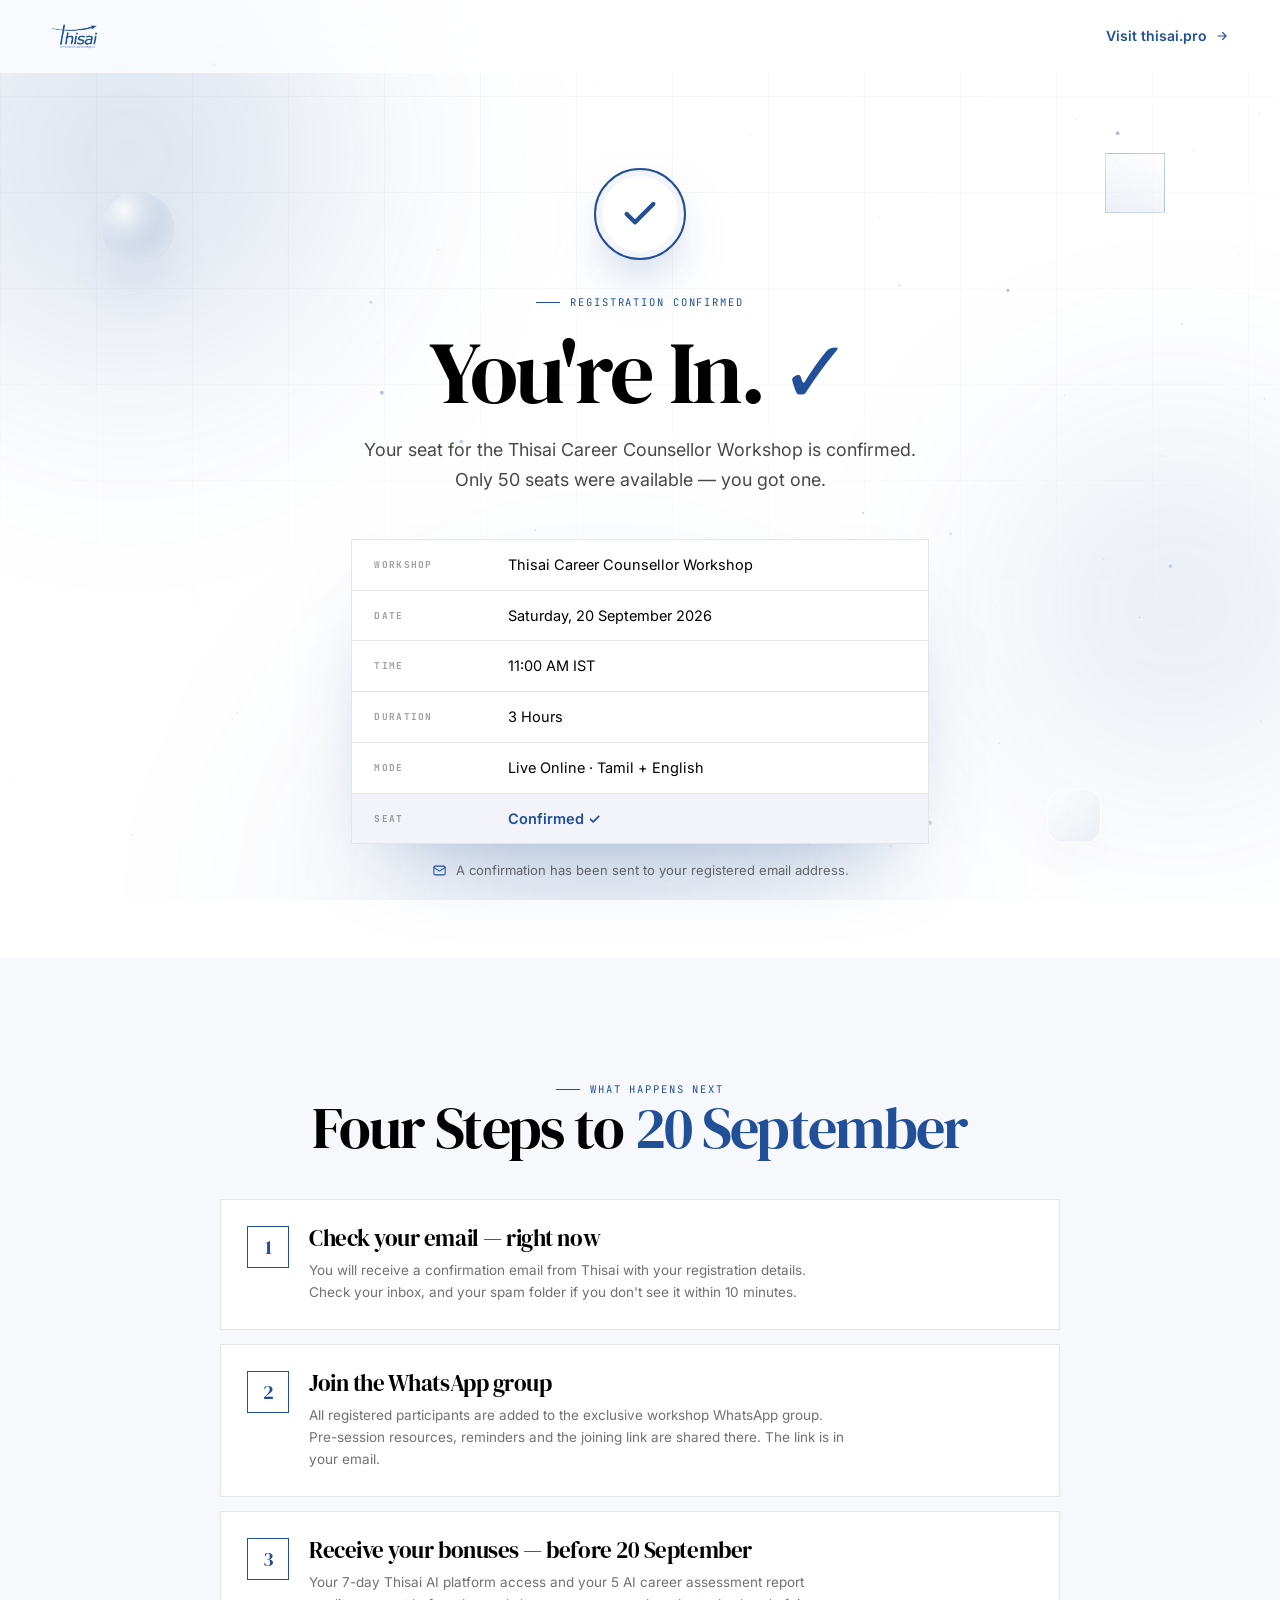
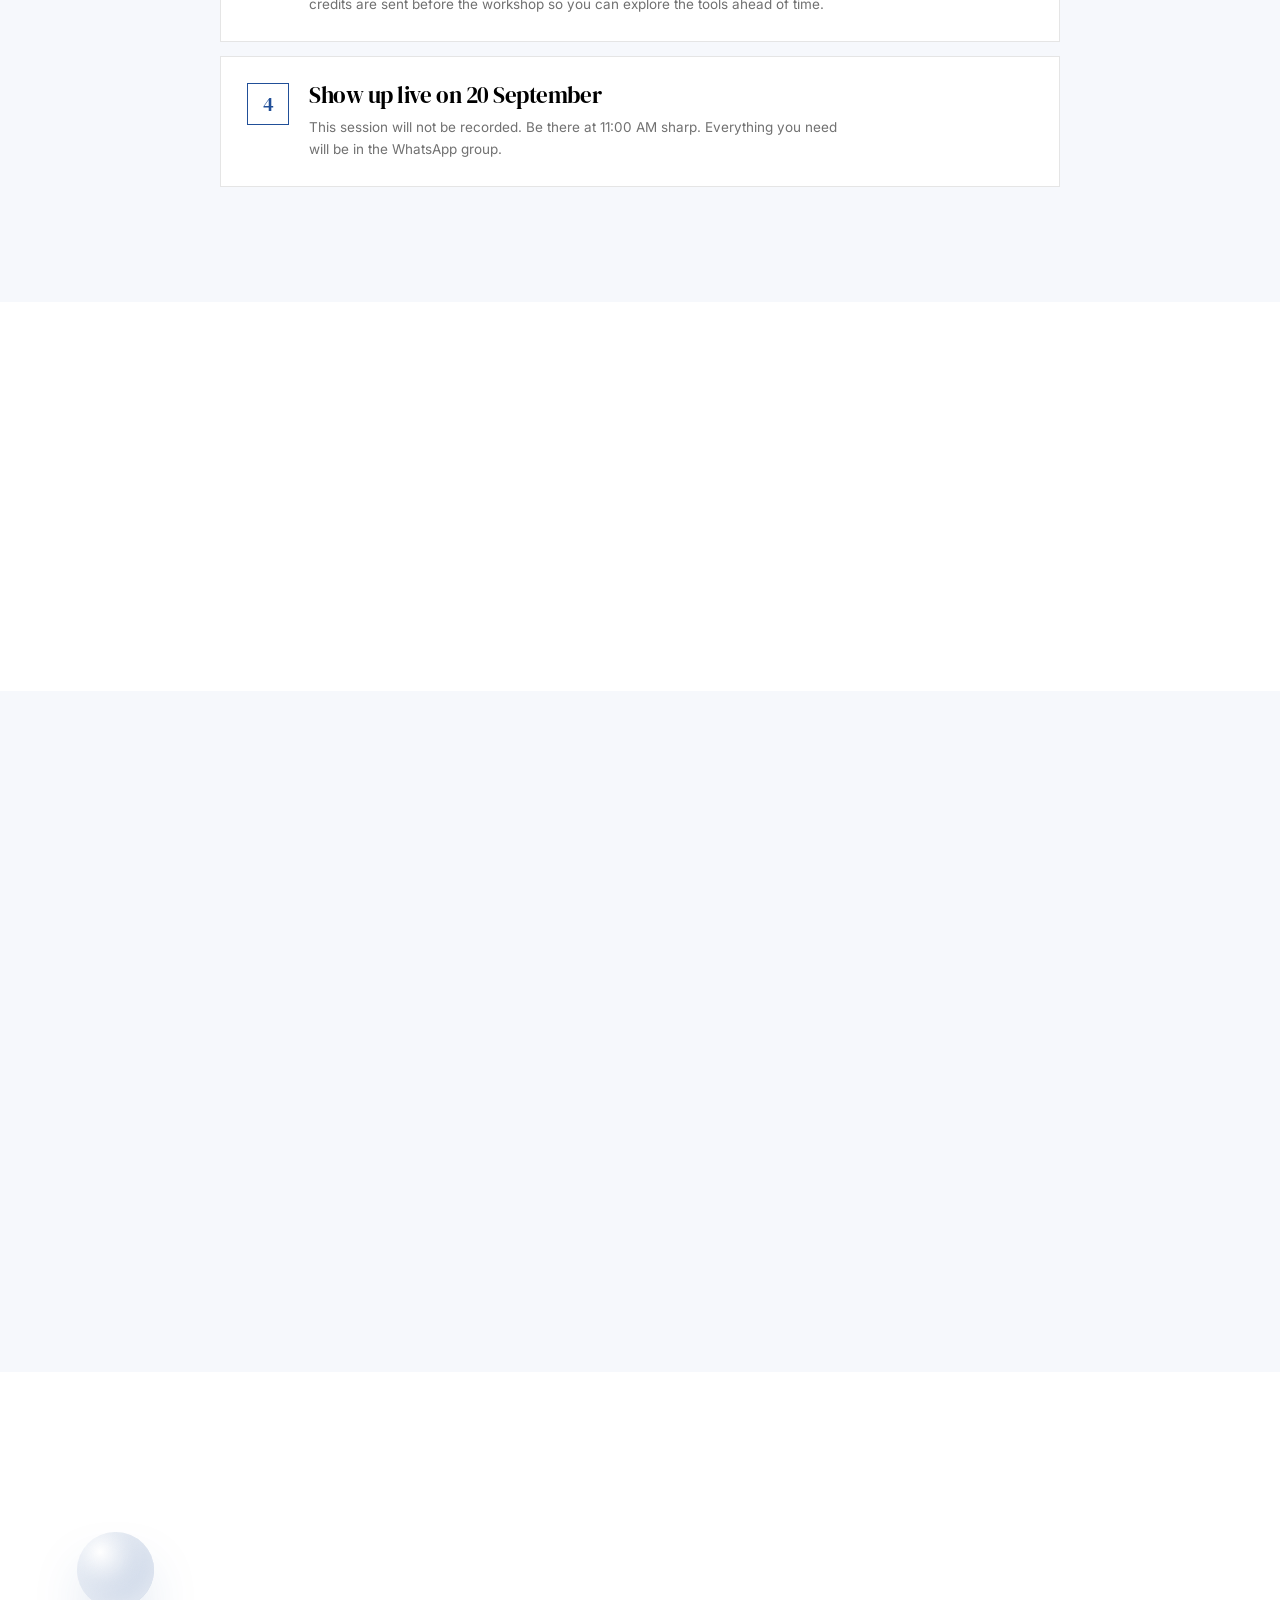
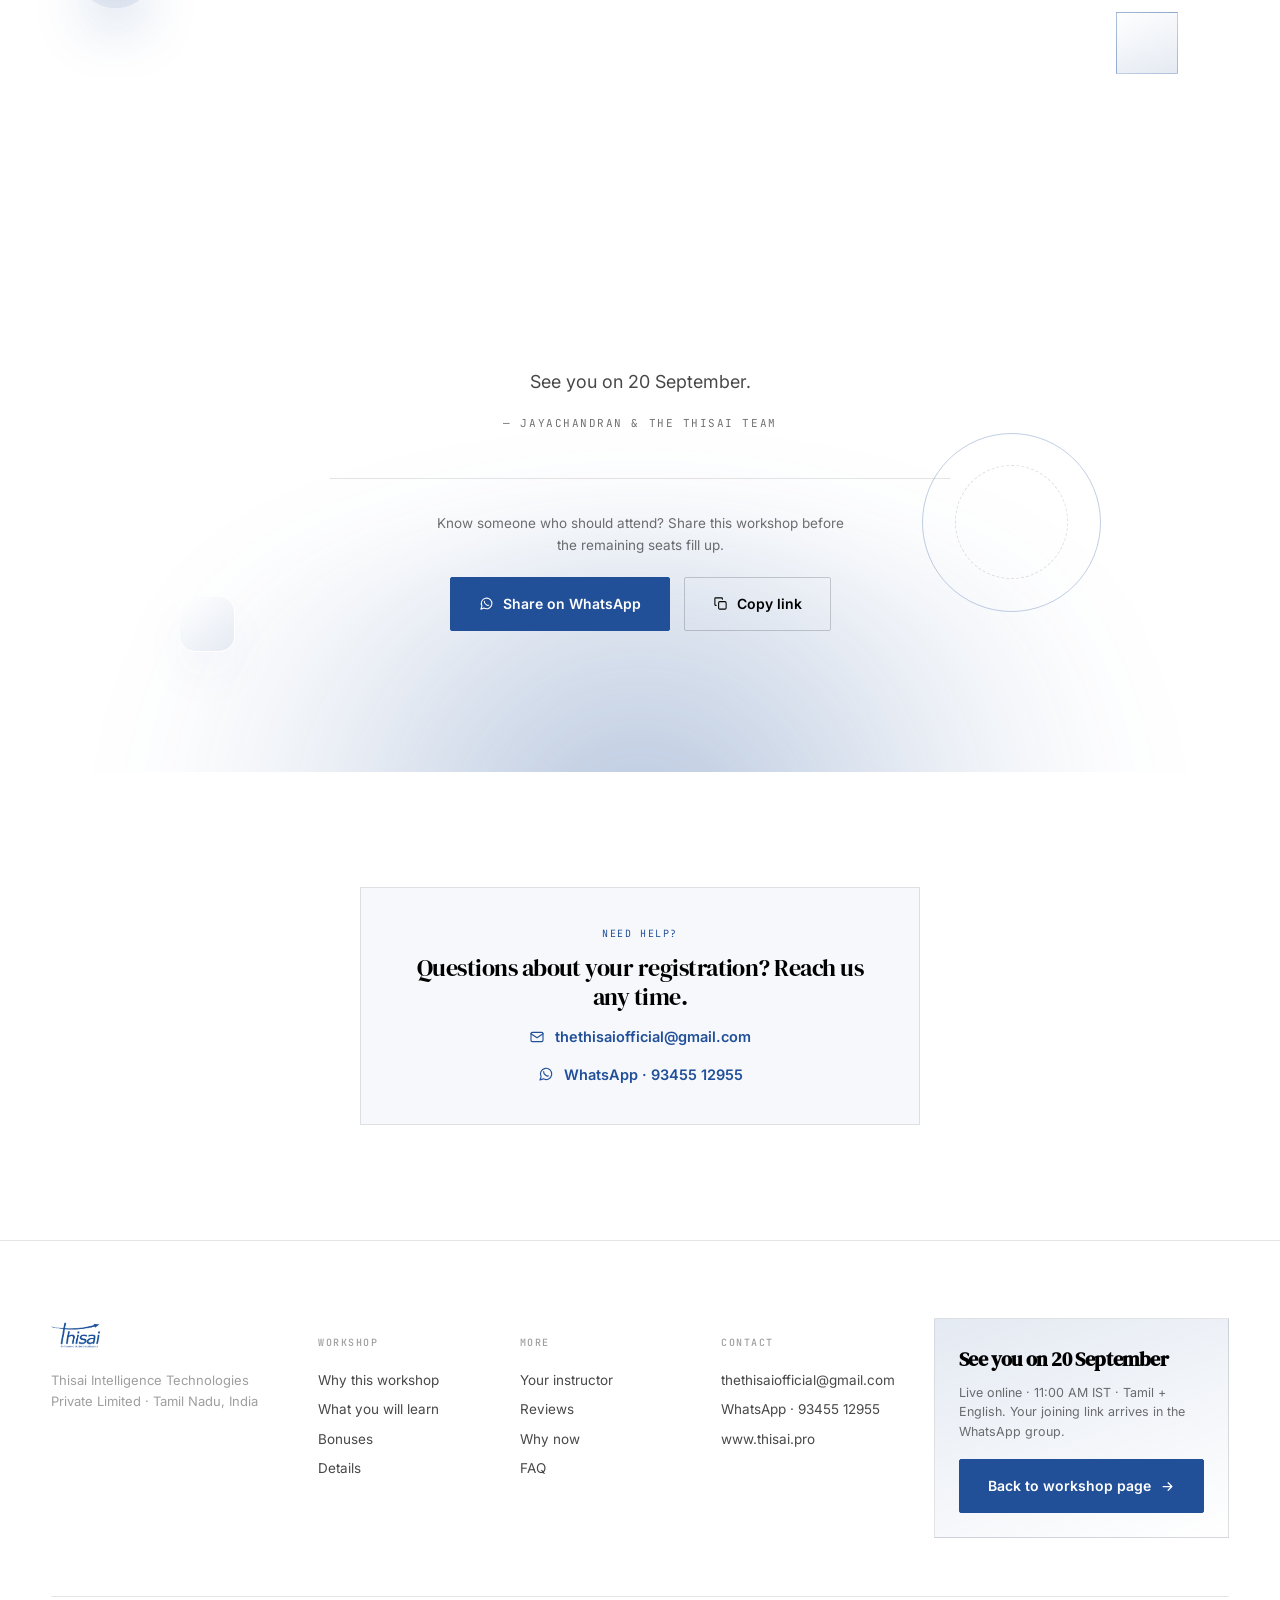
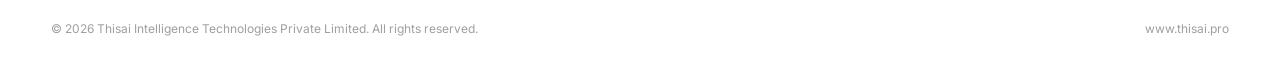
<file: thank-you.html>
<!DOCTYPE html>
<html lang="en">
<head>
<meta charset="utf-8">
<meta name="viewport" content="width=device-width,initial-scale=1">
<title>You're In · Thisai Career Counsellor Workshop</title>
<meta name="description" content="Your seat for the Thisai Career Counsellor Workshop on 20 September 2026 is confirmed.">
<meta name="robots" content="noindex">
<link rel="preconnect" href="https://fonts.googleapis.com">
<link rel="preconnect" href="https://fonts.gstatic.com" crossorigin>
<link rel="stylesheet" href="https://fonts.googleapis.com/css2?family=DM+Serif+Display&family=Inter:wght@300;400;500;600;700&family=JetBrains+Mono:wght@400;500&display=swap">
<link rel="stylesheet" href="ai-counselor.css">
<link rel="stylesheet" href="thank-you.css">
</head>
<body>
<svg width="0" height="0" style="position:absolute" aria-hidden="true"><defs>
<symbol id="k-arr" viewBox="0 0 24 24" fill="none" stroke="currentColor" stroke-width="2" stroke-linecap="round" stroke-linejoin="round"><path d="M5 12h14M13 6l6 6-6 6"></path></symbol>
<symbol id="k-check" viewBox="0 0 24 24" fill="none" stroke="currentColor" stroke-width="2.6" stroke-linecap="round" stroke-linejoin="round"><path d="M20 6L9 17l-5-5"></path></symbol>
<symbol id="k-star" viewBox="0 0 24 24" fill="currentColor"><path d="M12 3l2.6 5.8 6.4.7-4.8 4.3 1.3 6.2L12 17l-5.5 3 1.3-6.2L3 9.5l6.4-.7L12 3z"></path></symbol>
<symbol id="k-cal" viewBox="0 0 24 24" fill="none" stroke="currentColor" stroke-width="1.7" stroke-linecap="round" stroke-linejoin="round"><rect x="3" y="4.5" width="18" height="16" rx="2"></rect><path d="M3 9h18M8 2.5v4M16 2.5v4"></path></symbol>
<symbol id="k-wa" viewBox="0 0 24 24" fill="none" stroke="currentColor" stroke-width="1.7" stroke-linecap="round" stroke-linejoin="round"><path d="M3 21l1.7-5A8.5 8.5 0 1 1 8 19.3L3 21z"></path><path d="M8.5 8.5c-.3 2 1.2 4 3 5.3 1.6 1.2 3.5 1.3 4 .9"></path></symbol>
<symbol id="k-copy" viewBox="0 0 24 24" fill="none" stroke="currentColor" stroke-width="1.7" stroke-linecap="round" stroke-linejoin="round"><rect x="9" y="9" width="12" height="12" rx="2"></rect><path d="M5 15H4a1 1 0 0 1-1-1V4a1 1 0 0 1 1-1h10a1 1 0 0 1 1 1v1"></path></symbol>
<symbol id="k-mail" viewBox="0 0 24 24" fill="none" stroke="currentColor" stroke-width="1.7" stroke-linecap="round" stroke-linejoin="round"><rect x="3" y="5" width="18" height="14" rx="2"></rect><path d="M3 7l9 6 9-6"></path></symbol>
</defs></svg>

<div class="env" aria-hidden="true">
<canvas id="dust"></canvas>
<span class="liq l1"></span><span class="liq l2"></span><span class="liq l3"></span>
<span class="grid-f"></span>
</div>
<div class="cursor" id="cur" aria-hidden="true"></div>

<header class="nav" id="nav">
<div class="wrap nav-in">
<a class="lg" href="index.html"><img src="assets/thisai-logo.png" alt="Thisai"></a>
<a class="tlink" href="https://www.thisai.pro" style="margin-left:auto" target="_blank" rel="noopener">Visit thisai.pro <svg><use href="#k-arr"></use></svg></a>
</div>
</header>

<main>
<!-- CONFIRMED -->
<section class="ty" id="top">
<span class="obj o-orb ty-o1" aria-hidden="true"></span>
<span class="obj cube ty-o2" aria-hidden="true"><i class="fc"></i><i class="fc"></i><i class="fc"></i><i class="fc"></i><i class="fc"></i><i class="fc"></i></span>
<span class="obj o-glass ty-o3" aria-hidden="true"></span>
<div class="wrap ty-in">
<div class="tick rv"><svg><use href="#k-check"></use></svg></div>
<span class="kick rv d1"><i></i>Registration confirmed</span>
<h1 class="dl rv d1">You're In. <em>✓</em></h1>
<p class="lede rv d2">Your seat for the Thisai Career Counsellor Workshop is confirmed. Only 50 seats were available — you got one.</p>

<div class="conf rv d3">
<div class="cr"><b>Workshop</b><span>Thisai Career Counsellor Workshop</span></div>
<div class="cr"><b>Date</b><span>Saturday, 20 September 2026</span></div>
<div class="cr"><b>Time</b><span>11:00 AM IST</span></div>
<div class="cr"><b>Duration</b><span>3 Hours</span></div>
<div class="cr"><b>Mode</b><span>Live Online · Tamil + English</span></div>
<div class="cr hot"><b>Seat</b><span>Confirmed ✓</span></div>
</div>
<p class="conf-note rv d3"><svg class="mi" aria-hidden="true"><use href="#k-mail"></use></svg>A confirmation has been sent to your registered email address.</p>
</div>
</section>

<!-- WHAT HAPPENS NEXT -->
<section class="ch alt" id="next">
<span class="scan"></span>
<div class="wrap">
<div class="head mid"><span class="kick rv"><i></i>What happens next</span><h2 class="dl rv d1">Four Steps to <em>20 September</em></h2></div>
<div class="steps">
<div class="step rv"><span class="sn">1</span><div><h3>Check your email — right now</h3><p>You will receive a confirmation email from Thisai with your registration details. Check your inbox, and your spam folder if you don't see it within 10 minutes.</p></div></div>
<div class="step rv d1"><span class="sn">2</span><div><h3>Join the WhatsApp group</h3><p>All registered participants are added to the exclusive workshop WhatsApp group. Pre-session resources, reminders and the joining link are shared there. The link is in your email.</p></div></div>
<div class="step rv d2"><span class="sn">3</span><div><h3>Receive your bonuses — before 20 September</h3><p>Your 7-day Thisai AI platform access and your 5 AI career assessment report credits are sent before the workshop so you can explore the tools ahead of time.</p></div></div>
<div class="step rv d3"><span class="sn">4</span><div><h3>Show up live on 20 September</h3><p>This session will not be recorded. Be there at 11:00 AM sharp. Everything you need will be in the WhatsApp group.</p></div></div>
</div>
</div>
</section>

<!-- SAVE THE DATE -->
<section class="ch" id="save">
<span class="scan"></span>
<div class="wrap">
<div class="head mid"><span class="kick rv"><i></i>Save the date</span></div>
<div class="sd rv d1">
<div class="sd-d"><svg aria-hidden="true"><use href="#k-cal"></use></svg>Saturday, 20 September 2026 · 11:00 AM IST</div>
<div class="btns">
<a class="btn btn-p mag" id="gcal" href="#" target="_blank" rel="noopener"><span>Add to Google Calendar <svg><use href="#k-arr"></use></svg></span></a>
<a class="btn mag" id="ics" href="#"><span>Add to Calendar (.ics)</span></a>
</div>
</div>
</div>
</section>

<!-- UNLOCKED -->
<section class="ch alt" id="unlocked">
<span class="scan"></span>
<div class="wrap">
<div class="head mid"><span class="kick rv"><i></i>What you have unlocked</span><h2 class="dl rv d1">Everything Included <em>With Your Seat</em></h2></div>
<div class="unl rv d1">
<div><svg><use href="#k-check"></use></svg><b>Live 3-hour workshop</b> with Jayachandran, Co-Founder, Thisai</div>
<div><svg><use href="#k-check"></use></svg><b>Thisai AI Platform</b> — 7-day full access<span>₹12,000 value</span></div>
<div><svg><use href="#k-check"></use></svg><b>5 AI Career Assessment Reports</b><span>₹7,500 value</span></div>
<div><svg><use href="#k-check"></use></svg><b>Thisai Certificate of Participation</b> — after the workshop</div>
<div><svg><use href="#k-check"></use></svg><b>Exclusive workshop WhatsApp group</b></div>
</div>
</div>
</section>

<!-- REINFORCE -->
<section class="fin" id="reinforce">
<span class="obj o-orb o1" aria-hidden="true"></span>
<span class="obj cube o2" aria-hidden="true"><i class="fc"></i><i class="fc"></i><i class="fc"></i><i class="fc"></i><i class="fc"></i><i class="fc"></i></span>
<span class="obj o-glass o3" aria-hidden="true"></span>
<span class="obj o-ring o4" aria-hidden="true"></span>
<div class="wrap fin-in">
<h2 class="dl rv">Tamil Nadu has over 47,000 schools and colleges — and almost no trained career counsellors. <em>You just took the first step toward changing that.</em></h2>
<p class="lede rv d2">See you on 20 September.</p>
<p class="ty-sig rv d3">— Jayachandran &amp; the Thisai Team</p>

<div class="share rv d3">
<div class="share-k">Know someone who should attend? Share this workshop before the remaining seats fill up.</div>
<div class="btns">
<a class="btn btn-p mag" id="waShare" href="#" target="_blank" rel="noopener"><span><svg><use href="#k-wa"></use></svg> Share on WhatsApp</span></a>
<button class="btn mag" id="copyBtn" type="button"><span><svg><use href="#k-copy"></use></svg> <span class="lbl">Copy link</span></span></button>
</div>
</div>
</div>
</section>

<!-- NEED HELP -->
<section class="ch" id="help">
<div class="wrap">
<div class="help rv">
<div class="help-k">Need help?</div>
<p class="help-h">Questions about your registration? Reach us any time.</p>
<div class="hrow"><svg aria-hidden="true"><use href="#k-mail"></use></svg><a href="mailto:thethisaiofficial@gmail.com">thethisaiofficial@gmail.com</a></div>
<div class="hrow"><svg aria-hidden="true"><use href="#k-wa"></use></svg><a href="https://wa.me/919345512955" target="_blank" rel="noopener">WhatsApp · 93455 12955</a></div>
</div>
</div>
</section>
</main>

<footer class="ft">
<div class="wrap">
<div class="ft-g">
<div class="ft-b">
<img src="assets/thisai-logo.png" alt="Thisai">
<p>Thisai Intelligence Technologies Private Limited · Tamil Nadu, India</p>
</div>
<div class="ft-c"><h5>Workshop</h5><a href="index.html#ch01">Why this workshop</a><a href="index.html#ch02">What you will learn</a><a href="index.html#ch05">Bonuses</a><a href="index.html#ch07">Details</a></div>
<div class="ft-c"><h5>More</h5><a href="index.html#ch04">Your instructor</a><a href="index.html#trust">Reviews</a><a href="index.html#ch06">Why now</a><a href="index.html#ch08">FAQ</a></div>
<div class="ft-c"><h5>Contact</h5><a href="mailto:thethisaiofficial@gmail.com">thethisaiofficial@gmail.com</a><a href="https://wa.me/919345512955" target="_blank" rel="noopener">WhatsApp · 93455 12955</a><a href="https://www.thisai.pro" target="_blank" rel="noopener">www.thisai.pro</a></div>
<div class="ft-cta"><b>See you on 20 September</b><p>Live online · 11:00 AM IST · Tamil + English. Your joining link arrives in the WhatsApp group.</p><a class="btn btn-p mag" href="index.html"><span>Back to workshop page <svg><use href="#k-arr"></use></svg></span></a></div>
</div>
<div class="ft-bt"><span>© <span id="yr">2026</span> Thisai Intelligence Technologies Private Limited. All rights reserved.</span><a href="https://www.thisai.pro" target="_blank" rel="noopener">www.thisai.pro</a></div>
</div>
</footer>

<script src="thank-you.js"></script>
</body>
</html>
</file>
<file: ai-counselor.css>
/* ai-counselor.css — Thisai design system: tokens, environment, type, components */
:root{
--blue:#214F98;--blue-l:#4a7fd4;--blue-d:#173a72;
--bk:#000000;--bk-72:rgba(0,0,0,.72);--bk-56:rgba(0,0,0,.56);--bk-38:rgba(0,0,0,.38);
--w:#ffffff;
--ln:rgba(0,0,0,.1);--ln-2:rgba(0,0,0,.18);
--bl-6:rgba(33,79,152,.06);--bl-12:rgba(33,79,152,.12);--bl-24:rgba(33,79,152,.24);
--soft:#f6f8fc;
--serif:"DM Serif Display",Georgia,serif;
--sans:"Inter",-apple-system,BlinkMacSystemFont,sans-serif;
--mono:"JetBrains Mono",ui-monospace,monospace;
}
*,*::before,*::after{box-sizing:border-box}
html,body{margin:0;padding:0}
html{scroll-behavior:smooth;scroll-padding-top:96px;background:var(--w)}
body{font-family:var(--sans);background:var(--w);color:var(--bk);-webkit-font-smoothing:antialiased;overflow-x:hidden;font-size:15px;line-height:1.6}
::selection{background:var(--blue);color:var(--w)}
a{color:var(--blue);text-decoration:none}
a:hover{color:var(--blue-d)}
img{max-width:100%;display:block}
h1,h2,h3,h4{margin:0;font-weight:400}
p{margin:0;text-wrap:pretty}
button{font:inherit;color:inherit}
.wrap{max-width:1280px;margin:0 auto;padding:0 clamp(20px,4vw,56px)}

/* ── white environment ────────────── */
.env{position:fixed;inset:0;z-index:0;pointer-events:none;overflow:hidden}
#dust{position:absolute;inset:0;width:100%;height:100%}
.liq{position:absolute;border-radius:50%;filter:blur(90px)}
.liq.l1{width:56vw;height:56vw;left:-18vw;top:-16vw;background:radial-gradient(circle,rgba(33,79,152,.2),transparent 66%);animation:dr1 38s ease-in-out infinite}
.liq.l2{width:44vw;height:44vw;right:-14vw;top:36vh;background:radial-gradient(circle,rgba(33,79,152,.14),transparent 68%);animation:dr2 48s ease-in-out infinite}
.liq.l3{width:62vw;height:62vw;left:16vw;bottom:-32vw;background:radial-gradient(circle,rgba(33,79,152,.13),transparent 70%);animation:dr1 56s ease-in-out infinite reverse}
@keyframes dr1{0%,100%{transform:translate3d(0,0,0) scale(1)}50%{transform:translate3d(5vw,4vh,0) scale(1.12)}}
@keyframes dr2{0%,100%{transform:translate3d(0,0,0) scale(1.05)}50%{transform:translate3d(-4vw,-5vh,0) scale(.92)}}
.grid-f{position:absolute;inset:0;background-image:linear-gradient(rgba(0,0,0,.035) 1px,transparent 1px),linear-gradient(90deg,rgba(0,0,0,.035) 1px,transparent 1px);background-size:96px 96px;mask-image:radial-gradient(130% 100% at 50% 10%,#000,transparent 76%)}
main,header,footer{position:relative;z-index:1}

/* floating 3D objects (light) */
.obj{position:absolute;pointer-events:none;transform-style:preserve-3d}
.o-orb{border-radius:50%;background:radial-gradient(circle at 30% 26%,#fff,rgba(33,79,152,.22) 52%,rgba(33,79,152,.5));box-shadow:0 30px 60px -18px rgba(33,79,152,.4),inset -6px -10px 24px rgba(255,255,255,.7);animation:flo 15s ease-in-out infinite}
.o-ring{border-radius:50%;border:1.5px solid rgba(33,79,152,.28);animation:spz 34s linear infinite}
.o-ring::after{content:"";position:absolute;inset:18%;border-radius:50%;border:1px dashed rgba(0,0,0,.12)}
.o-glass{border:1px solid rgba(255,255,255,.9);background:linear-gradient(140deg,rgba(255,255,255,.9),rgba(33,79,152,.1));box-shadow:0 24px 50px -20px rgba(33,79,152,.34);backdrop-filter:blur(6px);animation:flo 19s ease-in-out infinite}
.cube{animation:rt 30s linear infinite}
.cube .fc{position:absolute;inset:0;border:1px solid rgba(33,79,152,.24);background:linear-gradient(140deg,rgba(255,255,255,.86),rgba(33,79,152,.08))}
.cube .fc:nth-child(1){transform:translateZ(calc(var(--s)/2))}
.cube .fc:nth-child(2){transform:rotateY(180deg) translateZ(calc(var(--s)/2))}
.cube .fc:nth-child(3){transform:rotateY(90deg) translateZ(calc(var(--s)/2))}
.cube .fc:nth-child(4){transform:rotateY(-90deg) translateZ(calc(var(--s)/2))}
.cube .fc:nth-child(5){transform:rotateX(90deg) translateZ(calc(var(--s)/2))}
.cube .fc:nth-child(6){transform:rotateX(-90deg) translateZ(calc(var(--s)/2))}
@keyframes rt{to{transform:rotateX(360deg) rotateY(720deg)}}
@keyframes spz{to{transform:rotate(360deg)}}
@keyframes flo{0%,100%{transform:translateY(0)}50%{transform:translateY(-22px)}}

/* ── type ─────────────────────────── */
.dl{font-family:var(--serif);letter-spacing:-.032em;line-height:1.02}
h1.dl{font-size:clamp(40px,6.6vw,92px);line-height:.98}
h2.dl{font-size:clamp(30px,4.5vw,58px);line-height:1.04}
.dl em{font-style:normal;color:var(--blue)}
.lede{font-size:clamp(15px,1.4vw,18px);line-height:1.68;color:var(--bk-56);max-width:52ch;margin-top:22px}
.kick{display:inline-flex;align-items:center;gap:10px;font-family:var(--mono);font-size:10.5px;letter-spacing:.18em;text-transform:uppercase;color:var(--blue)}
.kick i{width:24px;height:1px;background:var(--blue)}
.tlink{display:inline-flex;align-items:center;gap:8px;font-size:14px;font-weight:600;color:var(--blue);position:relative}
.tlink svg{width:14px;height:14px;transition:transform .25s}
.tlink::after{content:"";position:absolute;left:0;right:0;bottom:-3px;height:1px;background:var(--blue);transform:scaleX(0);transform-origin:left;transition:transform .3s}
.tlink:hover svg{transform:translateX(4px)}
.tlink:hover::after{transform:scaleX(1)}

/* chapter frame */
.ch{position:relative;padding:clamp(74px,9vw,140px) 0;overflow:hidden}
.ch.alt{background:var(--soft)}
.ch-no{display:flex;align-items:baseline;gap:clamp(14px,2vw,26px);margin-bottom:clamp(20px,2.6vw,34px)}
.ch-no b{font-family:var(--serif);font-size:clamp(40px,6.6vw,90px);line-height:.8;letter-spacing:-.04em;color:transparent;-webkit-text-stroke:1px rgba(0,0,0,.2);flex:none;transition:-webkit-text-stroke-color 1.1s}
.ch.lit .ch-no b{-webkit-text-stroke-color:rgba(33,79,152,.8)}
.ch-no .lbl{font-family:var(--mono);font-size:clamp(11px,1.2vw,14px);letter-spacing:.2em;text-transform:uppercase;color:var(--bk-56)}
.ch-no .rule{flex:1;height:1px;background:linear-gradient(90deg,var(--ln-2),transparent)}
.scan{position:absolute;left:0;right:0;top:0;height:2px;background:linear-gradient(90deg,transparent,var(--blue),transparent);opacity:0;pointer-events:none;box-shadow:0 0 22px 4px rgba(33,79,152,.4)}
.ch.lit .scan{animation:scanRun .95s cubic-bezier(.4,0,.2,1) forwards}
@keyframes scanRun{0%{opacity:0;transform:translateY(0)}14%{opacity:1}100%{opacity:0;transform:translateY(min(70vh,620px))}}
.head{max-width:760px}
.head.mid{margin:0 auto;text-align:center}
.head.mid .lede{margin-left:auto;margin-right:auto}
.head.mid .kick{justify-content:center}

/* reveal */
.rw .wd{display:inline-block;opacity:0;transform:translateY(.5em);filter:blur(6px);transition:opacity .6s ease,transform .7s cubic-bezier(.2,.8,.2,1),filter .6s ease}
.rw.in .wd{opacity:1;transform:none;filter:none}
.rv{opacity:0;transform:translateY(26px);transition:opacity .85s cubic-bezier(.2,.8,.2,1),transform .85s cubic-bezier(.2,.8,.2,1)}
.rv.in{opacity:1;transform:none}
.d1{transition-delay:.08s}.d2{transition-delay:.16s}.d3{transition-delay:.24s}.d4{transition-delay:.32s}.d5{transition-delay:.4s}
.gl{animation:glitch .3s steps(2) 1}
@keyframes glitch{0%{clip-path:inset(0 0 84% 0);transform:translateX(-2px)}30%{clip-path:inset(48% 0 30% 0);transform:translateX(3px)}60%{clip-path:inset(74% 0 4% 0);transform:translateX(-2px)}100%{clip-path:none;transform:none}}
@media(prefers-reduced-motion:reduce){*{animation-duration:.01ms!important;transition-duration:.01ms!important}.rv,.rw .wd{opacity:1;transform:none;filter:none}}

/* ── buttons ──────────────────────── */
.btn{position:relative;display:inline-flex;align-items:center;justify-content:center;gap:9px;padding:15px 28px;border-radius:2px;font-size:14px;font-weight:600;border:1px solid var(--ln-2);background:transparent;color:var(--bk);cursor:pointer;transition:.25s cubic-bezier(.2,.8,.2,1);white-space:nowrap;overflow:hidden}
.btn span{position:relative;z-index:2;display:inline-flex;align-items:center;gap:9px}
.btn svg{width:15px;height:15px;flex:none;transition:transform .25s}
.btn:hover svg{transform:translateX(4px)}
.btn::before{content:"";position:absolute;inset:0;background:radial-gradient(150px 100px at var(--bx,50%) var(--by,50%),rgba(33,79,152,.18),transparent 70%);opacity:0;transition:opacity .3s;z-index:1}
.btn:hover::before{opacity:1}
.btn:hover{border-color:var(--blue);color:var(--blue);box-shadow:0 12px 32px -12px rgba(33,79,152,.5)}
.btn-p{background:var(--blue);border-color:var(--blue);color:var(--w)}
.btn-p::before{background:radial-gradient(160px 110px at var(--bx,50%) var(--by,50%),rgba(255,255,255,.34),transparent 70%)}
.btn-p:hover{background:var(--blue-d);border-color:var(--blue-d);color:var(--w);box-shadow:0 18px 44px -12px rgba(33,79,152,.7)}
.btn-k{background:var(--bk);border-color:var(--bk);color:var(--w)}
.btn-k:hover{background:#151515;border-color:#151515;color:var(--w)}
.btn-sm{padding:10px 19px;font-size:13px}
.btns{display:flex;gap:14px;flex-wrap:wrap;align-items:center;margin-top:34px}

/* ── nav ──────────────────────────── */
.nav{position:fixed;top:0;left:0;right:0;z-index:60;background:rgba(255,255,255,.72);backdrop-filter:blur(22px) saturate(150%);border-bottom:1px solid transparent;transition:.3s}
.nav.stuck{background:rgba(255,255,255,.94);border-bottom-color:var(--ln)}
.nav-in{height:72px;display:flex;align-items:center;gap:clamp(12px,2.4vw,34px)}
.nav-in .lg img{height:32px;width:auto}
.nav-l{display:flex;gap:clamp(9px,1.5vw,22px);margin-left:auto}
.nav-l a{position:relative;font-size:12.5px;font-weight:500;color:var(--bk-56);padding:7px 2px;transition:color .2s,transform .2s}
.nav-l a::after{content:"";position:absolute;left:0;right:100%;bottom:2px;height:1px;background:var(--blue);transition:right .28s ease}
.nav-l a:hover{color:var(--bk);transform:translateY(-2px)}
.nav-l a:hover::after{right:0}
.brg{display:none;width:38px;height:38px;border:1px solid var(--ln-2);border-radius:2px;background:transparent;cursor:pointer;place-items:center;margin-left:auto}
.brg b{display:block;width:15px;height:1px;background:var(--bk);position:relative}
.brg b::before,.brg b::after{content:"";position:absolute;left:0;width:15px;height:1px;background:var(--bk)}
.brg b::before{top:-5px}.brg b::after{top:5px}
.mn{display:none;border-top:1px solid var(--ln);padding:8px 0 20px;background:rgba(255,255,255,.98)}
.mn.open{display:block}
.mn a{display:block;padding:13px 0;font-size:15px;color:var(--bk);border-bottom:1px solid rgba(0,0,0,.06)}
.mn .btn{width:100%;margin-top:16px}

/* ── hero ─────────────────────────── */
.hero{padding:clamp(116px,14vw,180px) 0 clamp(64px,8vw,116px)}
.hero-g{display:grid;grid-template-columns:1.02fr .98fr;gap:clamp(34px,5vw,72px);align-items:center}
.hero .lede{margin-top:26px;max-width:44ch}
.hero h1{margin-top:26px}
.hero-foot{margin-top:clamp(34px,4.4vw,52px);padding-top:22px;border-top:1px solid var(--ln);display:flex;gap:clamp(18px,3vw,40px);flex-wrap:wrap}
.hero-foot div{display:flex;flex-direction:column;gap:4px}
.hero-foot b{font-family:var(--mono);font-size:10px;letter-spacing:.16em;text-transform:uppercase;color:var(--blue);font-weight:500}
.hero-foot span{font-size:12.5px;color:var(--bk-38)}

/* hero visual */
.hv{position:relative;perspective:1200px;min-height:clamp(400px,46vw,560px);display:grid;place-items:center}
.hv-in{position:relative;width:100%;max-width:440px;transform-style:preserve-3d;transition:transform .5s cubic-bezier(.2,.8,.2,1)}
.hv-photo{position:relative;aspect-ratio:4/5;border:1px solid var(--ln);background:var(--soft);box-shadow:0 50px 100px -40px rgba(33,79,152,.5);overflow:hidden}
.hv-photo image-slot{position:absolute;inset:0}
.hv-photo::after{content:"";position:absolute;inset:0;background:linear-gradient(to top,rgba(255,255,255,.9) 2%,transparent 40%);pointer-events:none}
.hv-scan{position:absolute;left:0;right:0;top:0;height:1px;background:linear-gradient(90deg,transparent,var(--blue),transparent);box-shadow:0 0 16px 3px rgba(33,79,152,.5);animation:hs 5.5s ease-in-out infinite;z-index:2}
@keyframes hs{0%,100%{transform:translateY(0);opacity:0}10%{opacity:.9}50%{transform:translateY(clamp(300px,38vw,540px));opacity:.9}60%{opacity:0}}
.hv-ui{position:absolute;z-index:5;border:1px solid var(--ln);background:rgba(255,255,255,.94);backdrop-filter:blur(14px);box-shadow:0 26px 56px -24px rgba(33,79,152,.44);padding:14px 16px;animation:flo 8s ease-in-out infinite}
.hv-ui.u1{top:6%;left:-16%;width:min(215px,64%)}
.hv-ui.u2{bottom:16%;right:-15%;width:min(205px,62%);animation-delay:-3.2s}
.hv-ui.u3{bottom:-4%;left:-6%;animation-delay:-5.4s;padding:11px 15px;display:flex;align-items:center;gap:9px}
.hv-ui .uk{font-family:var(--mono);font-size:9px;letter-spacing:.14em;text-transform:uppercase;color:var(--blue);margin-bottom:10px}
.hv-ui .ur{display:flex;align-items:center;gap:9px;font-size:11.5px;color:var(--bk-72);margin-top:8px}
.hv-ui .ur .bar{flex:1;height:4px;background:rgba(0,0,0,.08);overflow:hidden}
.hv-ui .ur .bar i{display:block;height:100%;background:var(--blue)}
.hv-ui .ur em{font-style:normal;font-family:var(--mono);font-size:9.5px;color:var(--bk-38)}
.hv-ui .um{font-size:12px;color:var(--bk-72);line-height:1.55}
.hv-ui .dot{width:7px;height:7px;border-radius:50%;background:var(--blue);box-shadow:0 0 10px var(--blue);animation:pl 2s infinite;flex:none}
.hv-ui .lb{font-size:11.5px;font-weight:600}
@keyframes pl{0%,100%{opacity:1}50%{opacity:.25}}
.hv .o-ring{position:absolute;left:50%;top:50%;width:min(126%,540px);aspect-ratio:1;transform:translate(-50%,-50%);z-index:0}
.hv .o-orb{position:absolute;width:clamp(56px,7vw,84px);aspect-ratio:1;right:-13%;top:16%;z-index:1}
.hv .cube{position:absolute;--s:clamp(44px,5.4vw,66px);width:var(--s);height:var(--s);left:-13%;bottom:26%;z-index:1}
.hv .o-glass{position:absolute;width:clamp(40px,5vw,58px);aspect-ratio:1;right:6%;bottom:2%;border-radius:14px;z-index:1;animation-delay:-6s}

/* ── ai chat ──────────────────────── */
.ai-g{display:grid;grid-template-columns:.92fr 1.08fr;gap:clamp(30px,4.5vw,68px);align-items:center}
.sugg{margin-top:26px;display:flex;flex-wrap:wrap;gap:9px}
.sugg button{padding:10px 16px;border:1px solid var(--ln-2);background:var(--w);font-size:12.5px;font-weight:500;color:var(--bk-72);cursor:pointer;transition:.28s;border-radius:2px}
.sugg button:hover{border-color:var(--blue);color:var(--blue);box-shadow:0 8px 22px -10px rgba(33,79,152,.5)}
.sugg button.on{background:var(--blue);border-color:var(--blue);color:var(--w)}
.chat{border:1px solid var(--ln);background:var(--w);box-shadow:0 44px 96px -44px rgba(33,79,152,.5)}
.chat-h{display:flex;align-items:center;gap:10px;padding:15px 18px;border-bottom:1px solid var(--ln)}
.chat-h .cd{width:8px;height:8px;border-radius:50%;background:var(--blue);box-shadow:0 0 12px var(--blue);animation:pl 2s infinite}
.chat-h .ct{font-family:var(--mono);font-size:10px;letter-spacing:.14em;text-transform:uppercase;color:var(--bk-56)}
.chat-h .cs{margin-left:auto;font-family:var(--mono);font-size:9px;letter-spacing:.12em;text-transform:uppercase;color:var(--blue)}
.chat-b{padding:22px 20px;display:flex;flex-direction:column;gap:14px;min-height:300px}
.msg{max-width:86%;padding:14px 17px;font-size:13.5px;line-height:1.6;border-radius:2px}
.msg .who{display:block;font-family:var(--mono);font-size:9px;letter-spacing:.14em;text-transform:uppercase;opacity:.62;margin-bottom:7px}
.msg.u{align-self:flex-end;background:var(--blue);border:1px solid var(--blue);color:var(--w)}
.msg.a{align-self:flex-start;background:var(--soft);border:1px solid var(--ln);color:var(--bk-72)}
.msg.seed{opacity:0;transform:translateY(12px);transition:.6s cubic-bezier(.2,.8,.2,1)}
.chat.go .msg.seed{opacity:1;transform:none}
.chat.go .msg.seed:nth-of-type(1){transition-delay:.2s}
.chat.go .msg.seed:nth-of-type(2){transition-delay:1s}
.chat.go .msg.seed:nth-of-type(3){transition-delay:1.9s}
.msg.pop{animation:pop .45s cubic-bezier(.2,.8,.2,1)}
@keyframes pop{from{opacity:0;transform:translateY(14px)}to{opacity:1;transform:none}}
.msg.typ{display:flex;gap:5px;align-items:center;padding:16px 18px}
.msg.typ i{width:6px;height:6px;border-radius:50%;background:var(--blue);animation:tp 1.3s infinite}
.msg.typ i:nth-child(2){animation-delay:.18s}.msg.typ i:nth-child(3){animation-delay:.36s}
@keyframes tp{0%,60%,100%{opacity:.25;transform:translateY(0)}30%{opacity:1;transform:translateY(-4px)}}
.chat-f{border-top:1px solid var(--ln);padding:14px 18px;display:flex;align-items:center;gap:12px;font-size:13px;color:var(--bk-38)}
.chat-f .cb{margin-left:auto;width:32px;height:32px;border:1px solid var(--ln-2);display:grid;place-items:center;color:var(--blue);flex:none}
.chat-f .cb svg{width:14px;height:14px}

/* ── audience selector ────────────── */
.aud{margin-top:clamp(32px,4vw,52px);display:grid;grid-template-columns:.85fr 1.15fr;gap:clamp(22px,3vw,48px);align-items:start}
.aud-l{display:flex;flex-direction:column;border-top:1px solid var(--ln)}
.aud-l button{position:relative;display:flex;align-items:center;gap:14px;padding:19px 8px;border:0;border-bottom:1px solid var(--ln);background:none;text-align:left;cursor:pointer;transition:.3s}
.aud-l button .an{font-family:var(--mono);font-size:10px;letter-spacing:.14em;color:var(--bk-38);flex:none;transition:color .3s}
.aud-l button .at{font-family:var(--serif);font-size:clamp(20px,2.2vw,27px);letter-spacing:-.02em;flex:1;transition:transform .4s cubic-bezier(.2,.8,.2,1)}
.aud-l button .ac{width:26px;height:26px;border:1px solid var(--ln-2);flex:none;display:grid;place-items:center;color:var(--bk-38);transition:.35s}
.aud-l button .ac svg{width:12px;height:12px}
.aud-l button::before{content:"";position:absolute;left:0;top:0;bottom:0;width:2px;background:var(--blue);transform:scaleY(0);transform-origin:center;transition:transform .4s cubic-bezier(.2,.8,.2,1)}
.aud-l button:hover .at{transform:translateX(6px)}
.aud-l button.on::before{transform:scaleY(1)}
.aud-l button.on .an{color:var(--blue)}
.aud-l button.on .at{transform:translateX(10px)}
.aud-l button.on .ac{background:var(--blue);border-color:var(--blue);color:var(--w)}
.aud-p{position:relative;border:1px solid var(--ln);background:var(--w);padding:clamp(26px,3.4vw,44px);min-height:clamp(280px,30vw,340px);box-shadow:0 30px 70px -40px rgba(33,79,152,.45);overflow:hidden;display:flex;flex-direction:column}
.aud-p .sw{position:absolute;left:0;right:0;top:0;height:1px;background:linear-gradient(90deg,transparent,var(--blue),transparent);opacity:0;box-shadow:0 0 16px 3px rgba(33,79,152,.5)}
.aud-p.flash .sw{animation:qsw .6s ease forwards}
@keyframes qsw{0%{opacity:0;transform:translateX(-40%)}30%{opacity:1}100%{opacity:0;transform:translateX(40%)}}
.aud-p .pk{font-family:var(--mono);font-size:10px;letter-spacing:.16em;text-transform:uppercase;color:var(--blue)}
.aud-p h3{font-family:var(--serif);font-size:clamp(24px,2.8vw,36px);letter-spacing:-.026em;line-height:1.1;margin-top:16px}
.aud-p p{font-size:14.5px;color:var(--bk-56);line-height:1.68;margin-top:16px;max-width:44ch}
.aud-p .pl{margin-top:22px;display:flex;flex-direction:column;gap:10px}
.aud-p .pl div{display:flex;gap:10px;font-size:13.5px;color:var(--bk-72)}
.aud-p .pl svg{width:14px;height:14px;color:var(--blue);flex:none;margin-top:3px}
.aud-p .btn{margin-top:auto;align-self:flex-start}
.aud-p .obj{right:-40px;top:-40px;width:150px;height:150px;opacity:.5}
.aud-p .fade{animation:pop .5s cubic-bezier(.2,.8,.2,1)}

/* ── assessments ──────────────────── */
.asm{margin-top:clamp(34px,4vw,54px);display:grid;grid-template-columns:repeat(2,1fr);gap:clamp(14px,1.8vw,22px)}
.as{position:relative;border:1px solid var(--ln);padding:clamp(26px,3vw,38px);background:var(--w);overflow:hidden;transition:.4s cubic-bezier(.2,.8,.2,1);display:flex;flex-direction:column;gap:14px;min-height:250px}
.as::before{content:"";position:absolute;inset:0;background:radial-gradient(320px 200px at var(--mx,50%) var(--my,50%),rgba(33,79,152,.12),transparent 72%);opacity:0;transition:opacity .35s}
.as:hover{border-color:var(--blue);transform:translateY(-5px);box-shadow:0 34px 70px -34px rgba(33,79,152,.55)}
.as:hover::before{opacity:1}
.as>*{position:relative;z-index:1}
.as .a3{position:absolute;z-index:0;right:22px;top:22px;width:64px;height:64px;transition:transform .5s cubic-bezier(.2,.8,.2,1),opacity .4s;opacity:.75}
.as:hover .a3{transform:translateY(-6px) scale(1.08);opacity:1}
.as .an{font-family:var(--mono);font-size:10px;letter-spacing:.16em;color:var(--blue)}
.as h3{font-family:var(--serif);font-size:clamp(22px,2.3vw,29px);letter-spacing:-.022em;line-height:1.12;max-width:16ch}
.as p{font-size:13.5px;color:var(--bk-56);line-height:1.62;max-width:38ch}
.as .btn{margin-top:auto;align-self:flex-start}

/* ── expert split ─────────────────── */
.xp{display:grid;grid-template-columns:1fr 1fr;gap:0;border:1px solid var(--ln);background:var(--w);overflow:hidden;box-shadow:0 40px 90px -50px rgba(33,79,152,.5)}
.xp-ph{position:relative;min-height:clamp(320px,40vw,520px)}
.xp-ph image-slot{position:absolute;inset:0}
.xp-ph .tag{position:absolute;z-index:3;left:22px;bottom:22px;padding:11px 15px;background:rgba(255,255,255,.95);backdrop-filter:blur(10px);border:1px solid var(--ln);display:flex;align-items:center;gap:9px;font-size:11.5px;font-weight:600}
.xp-ph .tag .dot{width:7px;height:7px;border-radius:50%;background:var(--blue);box-shadow:0 0 10px var(--blue);animation:pl 2s infinite}
.xp-c{padding:clamp(30px,4vw,64px);display:flex;flex-direction:column;justify-content:center}
.xp-c .lede{margin-top:20px}
.xp-c .xl{margin-top:26px;display:flex;flex-direction:column;gap:11px}
.xp-c .xl div{display:flex;gap:11px;font-size:13.5px;color:var(--bk-72)}
.xp-c .xl svg{width:14px;height:14px;color:var(--blue);flex:none;margin-top:3px}

/* ── counsellor profiles ──────────── */
.cns{margin-top:clamp(38px,4.6vw,60px);display:grid;grid-template-columns:repeat(3,1fr);gap:clamp(18px,2.2vw,30px);perspective:1400px}
.pn{position:relative;border:1px solid var(--ln);background:var(--w);transform-style:preserve-3d;transition:transform .45s cubic-bezier(.2,.8,.2,1),border-color .45s,box-shadow .45s;display:flex;flex-direction:column;box-shadow:0 24px 56px -34px rgba(33,79,152,.4);animation:pnf 10s ease-in-out infinite}
.pn:nth-child(2){animation-delay:-3.3s}.pn:nth-child(3){animation-delay:-6.6s}
@keyframes pnf{0%,100%{transform:translateY(0)}50%{transform:translateY(-12px)}}
.pn:hover{border-color:var(--blue);box-shadow:0 44px 90px -40px rgba(33,79,152,.7);animation-play-state:paused}
.pn-ph{position:relative;aspect-ratio:1;border-bottom:1px solid var(--ln);overflow:hidden}
.pn-ph image-slot{position:absolute;inset:0}
.pn-ph .st{position:absolute;z-index:3;left:14px;top:14px;padding:6px 11px;background:rgba(255,255,255,.95);backdrop-filter:blur(8px);border:1px solid var(--ln);font-family:var(--mono);font-size:9px;letter-spacing:.12em;text-transform:uppercase;display:flex;align-items:center;gap:7px}
.pn-ph .st i{width:6px;height:6px;border-radius:50%;background:var(--blue);box-shadow:0 0 8px var(--blue);animation:pl 2s infinite}
.pn-ph .rt{position:absolute;z-index:3;right:14px;top:14px;padding:6px 11px;background:rgba(0,0,0,.82);color:var(--w);display:flex;align-items:center;gap:6px;font-family:var(--mono);font-size:10px}
.pn-ph .rt svg{width:11px;height:11px;color:#fff}
.pn-b{padding:22px;display:flex;flex-direction:column;gap:14px;flex:1}
.pn-b .nm{font-family:var(--serif);font-size:23px;letter-spacing:-.022em;line-height:1.08}
.pn-b .sp{font-family:var(--mono);font-size:9.5px;letter-spacing:.13em;text-transform:uppercase;color:var(--blue);margin-top:8px}
.pn-b p{font-size:13px;color:var(--bk-56);line-height:1.6}
.pn-m{display:flex;flex-direction:column;gap:8px;padding-top:14px;border-top:1px solid var(--ln)}
.pn-r{display:flex;gap:10px;font-size:12.5px;color:var(--bk-72)}
.pn-r b{font-family:var(--mono);font-size:9.5px;letter-spacing:.12em;text-transform:uppercase;color:var(--bk-38);width:88px;flex:none;padding-top:2px;font-weight:500}
.pn .btn{margin-top:auto;width:100%}

/* ── careers ──────────────────────── */
.cats{margin-top:clamp(32px,4vw,50px);border-top:1px solid var(--ln)}
.cat{position:relative;border-bottom:1px solid var(--ln);cursor:pointer;overflow:hidden;transition:background .45s}
.cat:hover{background:var(--bl-6)}
.cat-h{display:flex;align-items:center;gap:clamp(14px,2vw,28px);padding:clamp(20px,2.4vw,30px) 0}
.cat-h .cn{font-family:var(--mono);font-size:10px;letter-spacing:.16em;color:var(--bk-38);flex:none;width:26px;transition:color .35s}
.cat:hover .cn{color:var(--blue)}
.cat-h h3{font-family:var(--serif);font-size:clamp(26px,4vw,50px);letter-spacing:-.028em;line-height:1;flex:none;transition:transform .5s cubic-bezier(.2,.8,.2,1)}
.cat:hover h3{transform:translateX(14px)}
.cat-h .tags{margin-left:auto;font-family:var(--mono);font-size:11px;letter-spacing:.1em;color:var(--bk-38);text-align:right;transition:color .35s}
.cat:hover .tags{color:var(--bk-72)}
.cat-h .c3{width:46px;height:46px;flex:none;position:relative;opacity:0;transform:scale(.5) translateY(8px);transition:.5s cubic-bezier(.2,.8,.2,1)}
.cat:hover .c3,.cat.open .c3{opacity:1;transform:none}
.cat-h .plus{width:30px;height:30px;border:1px solid var(--ln-2);flex:none;position:relative;transition:.4s}
.cat-h .plus::before,.cat-h .plus::after{content:"";position:absolute;left:50%;top:50%;background:var(--bk);transform:translate(-50%,-50%);transition:.35s}
.cat-h .plus::before{width:10px;height:1px}
.cat-h .plus::after{width:1px;height:10px}
.cat.open .plus{background:var(--blue);border-color:var(--blue);box-shadow:0 0 22px -4px rgba(33,79,152,.7)}
.cat.open .plus::before,.cat.open .plus::after{background:var(--w)}
.cat.open .plus::after{height:0}
.cat-b{max-height:0;overflow:hidden;transition:max-height .5s cubic-bezier(.4,0,.2,1)}
.cat-b-in{padding:0 0 clamp(24px,3vw,34px) clamp(40px,5vw,74px);display:grid;grid-template-columns:1.1fr .9fr;gap:clamp(20px,3vw,44px)}
.cat-b-in p{font-size:14px;color:var(--bk-56);line-height:1.68;max-width:46ch}
.roles{display:flex;flex-wrap:wrap;gap:8px;align-content:flex-start}
.roles span{padding:7px 14px;border:1px solid var(--ln);font-family:var(--mono);font-size:10.5px;letter-spacing:.08em;text-transform:uppercase;color:var(--bk-72);transition:.3s}
.roles span:hover{border-color:var(--blue);color:var(--blue);background:var(--bl-6)}
.cats-cta{margin-top:clamp(24px,3vw,36px)}

/* ── hub ──────────────────────────── */
.hub{margin-top:clamp(32px,4vw,50px)}
.hub-t{display:flex;gap:9px;flex-wrap:wrap;margin-bottom:22px}
.hub-t button{padding:9px 18px;border:1px solid var(--ln);background:var(--w);font-family:var(--mono);font-size:10px;letter-spacing:.14em;text-transform:uppercase;color:var(--bk-56);cursor:pointer;transition:.3s}
.hub-t button:hover{color:var(--bk);border-color:var(--ln-2)}
.hub-t button.on{background:var(--blue);border-color:var(--blue);color:var(--w);box-shadow:0 12px 28px -14px rgba(33,79,152,.8)}
.hub-s{display:flex;gap:clamp(14px,1.8vw,22px);overflow-x:auto;padding:4px 4px 20px;scroll-snap-type:x mandatory;scrollbar-width:thin;scrollbar-color:var(--blue) transparent}
.hub-s::-webkit-scrollbar{height:3px}
.hub-s::-webkit-scrollbar-thumb{background:var(--blue)}
.hub-s::-webkit-scrollbar-track{background:rgba(0,0,0,.07)}
.hb{flex:0 0 clamp(240px,26vw,300px);scroll-snap-align:start;border:1px solid var(--ln);padding:clamp(22px,2.4vw,30px);background:var(--w);min-height:240px;display:flex;flex-direction:column;gap:12px;transition:.4s cubic-bezier(.2,.8,.2,1);position:relative;overflow:hidden}
.hb:hover{border-color:var(--blue);transform:translateY(-7px);box-shadow:0 32px 66px -34px rgba(33,79,152,.6)}
.hb .hi{width:40px;height:40px;border:1px solid var(--ln-2);display:grid;place-items:center;color:var(--blue);transition:.35s}
.hb:hover .hi{background:var(--blue);border-color:var(--blue);color:var(--w)}
.hb .hi svg{width:19px;height:19px}
.hb .hn{font-family:var(--mono);font-size:9.5px;letter-spacing:.14em;color:var(--bk-38);position:absolute;top:24px;right:26px}
.hb h4{font-family:var(--serif);font-size:22px;letter-spacing:-.02em;margin-top:auto}
.hb p{font-size:12.5px;color:var(--bk-56);line-height:1.56}
.hub-nav{display:flex;gap:8px;margin-top:4px}
.hub-nav button{width:38px;height:38px;border:1px solid var(--ln-2);background:var(--w);display:grid;place-items:center;cursor:pointer;color:var(--bk-72);transition:.3s}
.hub-nav button:hover{border-color:var(--blue);color:var(--blue)}
.hub-nav svg{width:15px;height:15px}

/* ── blog ─────────────────────────── */
.blg{margin-top:clamp(32px,4vw,50px);display:grid;grid-template-columns:1.25fr .75fr;gap:clamp(20px,3vw,44px)}
.bl-lead{border:1px solid var(--ln);background:var(--w);display:flex;flex-direction:column;transition:.4s;overflow:hidden}
.bl-lead:hover{border-color:var(--blue);box-shadow:0 34px 74px -38px rgba(33,79,152,.6)}
.bl-lead .lph{position:relative;aspect-ratio:16/9}
.bl-lead .lph image-slot{position:absolute;inset:0}
.bl-lead .lb{padding:clamp(24px,2.8vw,36px);display:flex;flex-direction:column;gap:13px}
.bl-lead .bm{display:flex;gap:14px;font-family:var(--mono);font-size:9.5px;letter-spacing:.13em;text-transform:uppercase;color:var(--bk-38)}
.bl-lead h3{font-family:var(--serif);font-size:clamp(24px,3.2vw,40px);letter-spacing:-.026em;line-height:1.08;transition:color .3s}
.bl-lead:hover h3{color:var(--blue)}
.bl-lead p{font-size:14px;color:var(--bk-56);line-height:1.64;max-width:48ch}
.bl-list{display:flex;flex-direction:column;border-top:1px solid var(--ln)}
.bl{display:grid;grid-template-columns:auto 1fr auto;gap:16px;align-items:center;padding:22px 4px;border-bottom:1px solid var(--ln);position:relative;overflow:hidden;transition:.4s}
.bl::before{content:"";position:absolute;left:0;top:0;bottom:0;width:0;background:linear-gradient(90deg,var(--bl-12),transparent);transition:width .5s cubic-bezier(.2,.8,.2,1)}
.bl:hover::before{width:100%}
.bl>*{position:relative;z-index:1}
.bl .bn{font-family:var(--mono);font-size:10px;letter-spacing:.14em;color:var(--bk-38);flex:none;transition:color .3s}
.bl:hover .bn{color:var(--blue)}
.bl h4{font-family:var(--serif);font-size:clamp(18px,1.9vw,23px);letter-spacing:-.022em;line-height:1.14;transition:transform .45s cubic-bezier(.2,.8,.2,1)}
.bl:hover h4{transform:translateX(7px)}
.bl p{font-size:12.5px;color:var(--bk-56);line-height:1.55;margin-top:7px}
.bl .ba{width:34px;height:34px;border:1px solid var(--ln-2);display:grid;place-items:center;flex:none;color:var(--bk-38);transition:.35s}
.bl .ba svg{width:14px;height:14px}
.bl:hover .ba{background:var(--blue);border-color:var(--blue);color:var(--w)}
.blg-cta{margin-top:clamp(26px,3vw,38px)}

/* ── faq ──────────────────────────── */
.faq{margin-top:clamp(30px,3.6vw,46px);max-width:900px;margin-left:auto;margin-right:auto;border-top:1px solid var(--ln)}
.q{border-bottom:1px solid var(--ln);position:relative;overflow:hidden}
.q .sw{position:absolute;left:0;right:0;top:0;height:1px;background:linear-gradient(90deg,transparent,var(--blue),transparent);opacity:0;box-shadow:0 0 16px 3px rgba(33,79,152,.45)}
.q.open .sw{animation:qsw .6s ease forwards}
.q button{width:100%;display:flex;align-items:center;gap:18px;padding:22px 4px;background:none;border:0;text-align:left;cursor:pointer}
.q .qn{font-family:var(--mono);font-size:10px;letter-spacing:.14em;color:var(--blue);flex:none}
.q .qt{flex:1;font-size:clamp(15px,1.5vw,18px);font-weight:500;letter-spacing:-.014em;transition:color .3s}
.q:hover .qt{color:var(--blue)}
.q .qi{width:28px;height:28px;border:1px solid var(--ln-2);flex:none;position:relative;transition:.35s}
.q .qi::before,.q .qi::after{content:"";position:absolute;left:50%;top:50%;background:var(--bk);transform:translate(-50%,-50%);transition:.3s}
.q .qi::before{width:10px;height:1px}
.q .qi::after{width:1px;height:10px}
.q.open .qi{background:var(--blue);border-color:var(--blue);transform:rotate(90deg);box-shadow:0 0 22px -4px rgba(33,79,152,.7)}
.q.open .qi::before,.q.open .qi::after{background:var(--w)}
.q.open .qi::after{height:0}
.q .a{max-height:0;overflow:hidden;transition:max-height .4s cubic-bezier(.4,0,.2,1)}
.q .a-in{padding:0 60px 24px 40px;font-size:14.5px;color:var(--bk-56);line-height:1.72}

/* ── final ────────────────────────── */
.fin{position:relative;padding:clamp(88px,11vw,170px) 0;overflow:hidden;text-align:center}
.fin::before{content:"";position:absolute;left:50%;bottom:-40%;width:min(130vw,1300px);aspect-ratio:2/1;transform:translateX(-50%);border-radius:50%;background:radial-gradient(circle,rgba(33,79,152,.34),rgba(33,79,152,.08) 46%,transparent 70%);filter:blur(50px);opacity:0;transition:opacity 1.6s ease;animation:dr2 34s ease-in-out infinite}
.fin.in::before{opacity:1}
.fin .obj{z-index:0}
.fin .o1{left:6%;top:16%;width:clamp(50px,6vw,78px);aspect-ratio:1}
.fin .o2{right:8%;top:24%;--s:clamp(42px,5vw,62px);width:var(--s);height:var(--s)}
.fin .o3{left:14%;bottom:12%;width:clamp(38px,4.4vw,56px);aspect-ratio:1;border-radius:16px}
.fin .o4{right:14%;bottom:16%;width:clamp(120px,14vw,190px);aspect-ratio:1}
.fin-in{position:relative;z-index:1;max-width:940px;margin:0 auto}
.fin h2{font-size:clamp(32px,5.6vw,80px);line-height:1}
.fin .lede{margin:24px auto 0;text-align:center;color:var(--bk-72)}
.fin .btns{justify-content:center}

/* ── footer ───────────────────────── */
.ft{border-top:1px solid var(--ln);padding:clamp(48px,6vw,80px) 0 32px;background:var(--w)}
.ft-g{display:grid;grid-template-columns:1.4fr repeat(3,1fr) 1.1fr;gap:clamp(22px,3vw,46px)}
.ft-b img{height:34px;width:auto}
.ft-b p{margin-top:18px;font-size:13px;color:var(--bk-38);line-height:1.6;max-width:28ch}
.ft-c h5{font-family:var(--mono);font-size:10px;letter-spacing:.15em;text-transform:uppercase;color:var(--bk-38);margin-bottom:15px;font-weight:500}
.ft-c a{display:block;font-size:13.5px;color:var(--bk-72);padding:4px 0;transition:color .25s}
.ft-c a:hover{color:var(--blue)}
.ft-cta{border:1px solid var(--ln);padding:24px;background:linear-gradient(160deg,var(--bl-12),transparent)}
.ft-cta b{font-family:var(--serif);font-size:20px;letter-spacing:-.02em;display:block}
.ft-cta p{font-size:12.5px;color:var(--bk-56);margin-top:8px;line-height:1.55}
.ft-cta .btn{margin-top:18px;width:100%}
.ft-bt{margin-top:clamp(38px,4.6vw,58px);padding-top:22px;border-top:1px solid var(--ln);display:flex;justify-content:space-between;gap:16px;flex-wrap:wrap;font-size:12px;color:var(--bk-38)}
.ft-bt a{color:var(--bk-38)}
.ft-bt a:hover{color:var(--blue)}

.cursor{position:fixed;z-index:2;left:0;top:0;width:420px;height:420px;margin:-210px 0 0 -210px;border-radius:50%;background:radial-gradient(circle,rgba(33,79,152,.07),transparent 66%);pointer-events:none;opacity:0;transition:opacity .5s}
.cursor.on{opacity:1}
image-slot{--slot-radius:0}

/* responsive */
@media(max-width:1120px){
.cns{grid-template-columns:1fr 1fr}
.ft-g{grid-template-columns:1fr 1fr 1fr}
.ft-cta{grid-column:span 3}
.blg{grid-template-columns:1fr}
}
@media(max-width:980px){
.nav-l{display:none}.brg{display:grid}
.hero-g{grid-template-columns:1fr;gap:60px}
.ai-g{grid-template-columns:1fr;gap:44px}
.aud{grid-template-columns:1fr;gap:26px}
.asm{grid-template-columns:1fr}
.xp{grid-template-columns:1fr}
.xp-ph{min-height:300px}
.cat-b-in{grid-template-columns:1fr;padding-left:0}
.cat-h .tags{display:none}
}
@media(max-width:680px){
.cns{grid-template-columns:1fr}
.ft-g{grid-template-columns:1fr 1fr}
.ft-cta{grid-column:span 2}
.hv{perspective:none;min-height:0}
.hv-in{transform:none!important}
.hv-ui.u1{left:-4%;width:min(190px,72%)}
.hv-ui.u2{right:-4%;width:min(180px,68%)}
.hv-ui.u3{left:0;bottom:-8%}
.hv .o-orb,.hv .cube,.hv .o-glass{display:none}
.cursor{display:none}
.cat-h .c3{display:none}
.bl{grid-template-columns:1fr;gap:12px}
.bl .bn,.bl .ba{display:none}
.q .a-in{padding:0 4px 22px}
.q .qn{display:none}
.btns .btn{flex:1 1 100%}
.ch-no{gap:12px}
.fin .obj{display:none}
}
</file>
<file: thank-you.css>
/* thank-you.css — post-registration confirmation, built on ai-counselor.css tokens */

/* ── confirmed hero ─────────────────── */
.ty{position:relative;padding:clamp(116px,14vw,168px) 0 clamp(46px,6vw,84px);overflow:hidden;text-align:center}
.ty-in{position:relative;z-index:1;max-width:680px;margin:0 auto}
.ty .obj{z-index:0;opacity:.7}
.ty-o1{left:8%;top:20%;width:clamp(48px,6vw,72px);aspect-ratio:1}
.ty-o2{right:9%;top:16%;--s:clamp(40px,5vw,60px);width:var(--s);height:var(--s)}
.ty-o3{right:14%;bottom:12%;width:clamp(38px,4.4vw,54px);aspect-ratio:1;border-radius:16px}

.ty .tick{width:clamp(66px,8vw,92px);height:clamp(66px,8vw,92px);margin:0 auto 26px;border:2px solid var(--blue);border-radius:50%;display:grid;place-items:center;color:var(--blue);background:var(--w);box-shadow:0 24px 56px -22px rgba(33,79,152,.55),inset 0 0 0 6px var(--bl-6)}
.ty .tick svg{width:clamp(28px,3.4vw,40px);height:clamp(28px,3.4vw,40px)}
.ty.in .tick,.ty .tick.in{animation:tickpop .6s cubic-bezier(.2,.8,.2,1)}
@keyframes tickpop{0%{opacity:0;transform:scale(.5)}60%{transform:scale(1.08)}100%{opacity:1;transform:none}}
.ty .kick{justify-content:center;margin-top:4px}
.ty h1{margin-top:18px;font-size:clamp(40px,7vw,88px)}
.ty h1 em{font-style:normal;color:var(--blue)}
.ty .lede{margin:20px auto 0;text-align:center;color:var(--bk-72)}

/* confirmation box */
.conf{max-width:600px;margin:clamp(30px,3.4vw,44px) auto 0;border:1px solid var(--ln);background:var(--w);box-shadow:0 40px 90px -50px rgba(33,79,152,.5);text-align:left;overflow:hidden}
.conf .cr{display:grid;grid-template-columns:120px 1fr;gap:14px;padding:14px 22px;border-bottom:1px solid var(--ln)}
.conf .cr:last-child{border-bottom:none}
.conf .cr b{font-family:var(--mono);font-size:9.5px;letter-spacing:.14em;text-transform:uppercase;color:var(--bk-38);padding-top:3px}
.conf .cr span{font-size:14.5px;color:var(--bk);line-height:1.5}
.conf .cr.hot{background:var(--bl-6)}
.conf .cr.hot span{color:var(--blue);font-weight:600}
.conf-note{display:flex;align-items:center;justify-content:center;gap:9px;max-width:600px;margin:16px auto 0;font-size:13px;color:var(--bk-56)}
.conf-note .mi{width:15px;height:15px;color:var(--blue);flex:none}

/* section heads reused: .head.mid from ai-counselor.css */
#next .head,#save .head,#unlocked .head{margin-bottom:clamp(10px,1.4vw,20px)}

/* ── steps ──────────────────────────── */
.steps{max-width:840px;margin:clamp(26px,3.2vw,42px) auto 0;display:flex;flex-direction:column;gap:14px;text-align:left}
.step{display:grid;grid-template-columns:auto 1fr;gap:clamp(14px,2vw,20px);align-items:start;border:1px solid var(--ln);background:var(--w);padding:clamp(18px,2.3vw,26px);transition:.4s cubic-bezier(.2,.8,.2,1)}
.step:hover{border-color:var(--blue);transform:translateY(-4px);box-shadow:0 30px 66px -38px rgba(33,79,152,.55)}
.step .sn{width:42px;height:42px;flex:none;border:1px solid var(--blue);color:var(--blue);display:grid;place-items:center;font-family:var(--serif);font-size:20px;line-height:1;transition:.35s}
.step:hover .sn{background:var(--blue);color:var(--w);box-shadow:0 0 24px -4px rgba(33,79,152,.7)}
.step h3{font-family:var(--serif);font-size:clamp(18px,1.9vw,23px);letter-spacing:-.02em;line-height:1.12}
.step p{font-size:13.5px;color:var(--bk-56);line-height:1.64;margin-top:7px;max-width:60ch}

/* ── save the date ──────────────────── */
.sd{max-width:640px;margin:0 auto;text-align:center}
.sd-d{display:inline-flex;align-items:center;gap:11px;font-family:var(--serif);font-size:clamp(19px,2.3vw,29px);letter-spacing:-.022em;color:var(--blue);line-height:1.2}
.sd-d svg{width:clamp(20px,2.2vw,26px);height:clamp(20px,2.2vw,26px);flex:none}
.sd .btns{justify-content:center;margin-top:24px}

/* ── unlocked checklist ─────────────── */
.unl{max-width:640px;margin:clamp(24px,3vw,38px) auto 0;display:flex;flex-direction:column;gap:1px;background:var(--ln);border:1px solid var(--ln);text-align:left}
.unl div{background:var(--w);display:flex;align-items:center;gap:13px;padding:16px 20px;font-size:14px;color:var(--bk-72);line-height:1.45}
.unl b{color:var(--bk);font-weight:600}
.unl svg{width:16px;height:16px;color:var(--blue);flex:none}
.unl span{margin-left:auto;font-family:var(--mono);font-size:10px;letter-spacing:.1em;text-transform:uppercase;color:var(--blue);white-space:nowrap;padding-left:12px}

/* ── reinforce / share ──────────────── */
.ty-sig{margin-top:18px;font-family:var(--mono);font-size:11px;letter-spacing:.14em;text-transform:uppercase;color:var(--bk-56)}
.share{max-width:620px;margin:clamp(30px,3.6vw,46px) auto 0;padding-top:clamp(24px,3vw,34px);border-top:1px solid var(--ln);text-align:center}
.share-k{font-size:13.5px;color:var(--bk-56);line-height:1.6;max-width:46ch;margin:0 auto}
.share .btns{justify-content:center;margin-top:20px}
.share .btn svg,.help .hrow svg,.sd .btn svg{vertical-align:middle}

/* ── need help ──────────────────────── */
.help{max-width:560px;margin:0 auto;text-align:center;border:1px solid var(--ln);background:var(--soft);padding:clamp(24px,3.2vw,38px)}
.help-k{font-family:var(--mono);font-size:10px;letter-spacing:.16em;text-transform:uppercase;color:var(--blue)}
.help-h{margin-top:12px;font-family:var(--serif);font-size:clamp(19px,2vw,24px);letter-spacing:-.022em;line-height:1.2}
.help .hrow{margin-top:14px;display:flex;align-items:center;justify-content:center;gap:10px;font-size:14.5px}
.help .hrow svg{width:16px;height:16px;color:var(--blue);flex:none}
.help .hrow a{font-weight:600}

@media(max-width:680px){
.ty{padding:104px 0 40px}
.ty .obj{display:none}
.conf .cr{grid-template-columns:92px 1fr;gap:10px;padding:12px 16px}
.step{padding:16px}
.step .sn{width:36px;height:36px;font-size:17px}
.sd .btns .btn,.share .btns .btn{flex:1 1 100%}
.unl div{font-size:13px;padding:14px 16px}
.unl span{font-size:9px}
}
</file>
